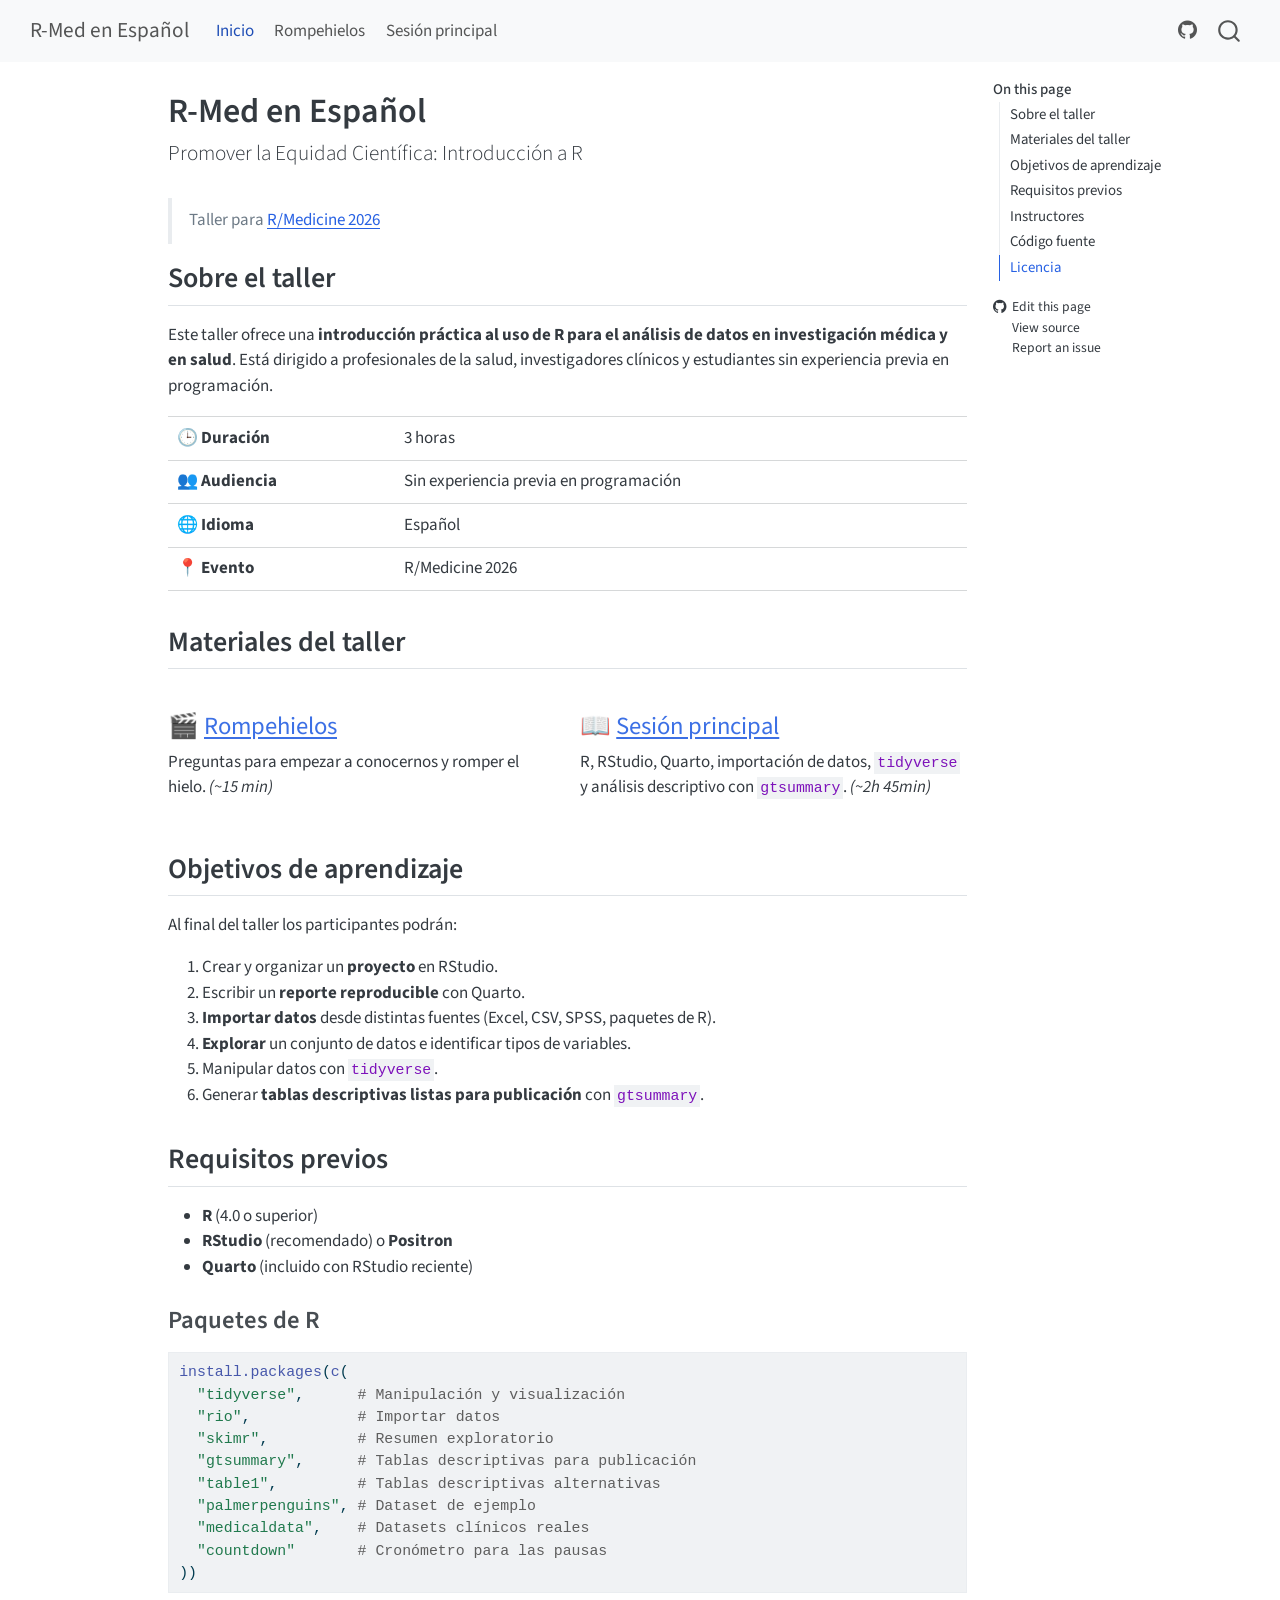
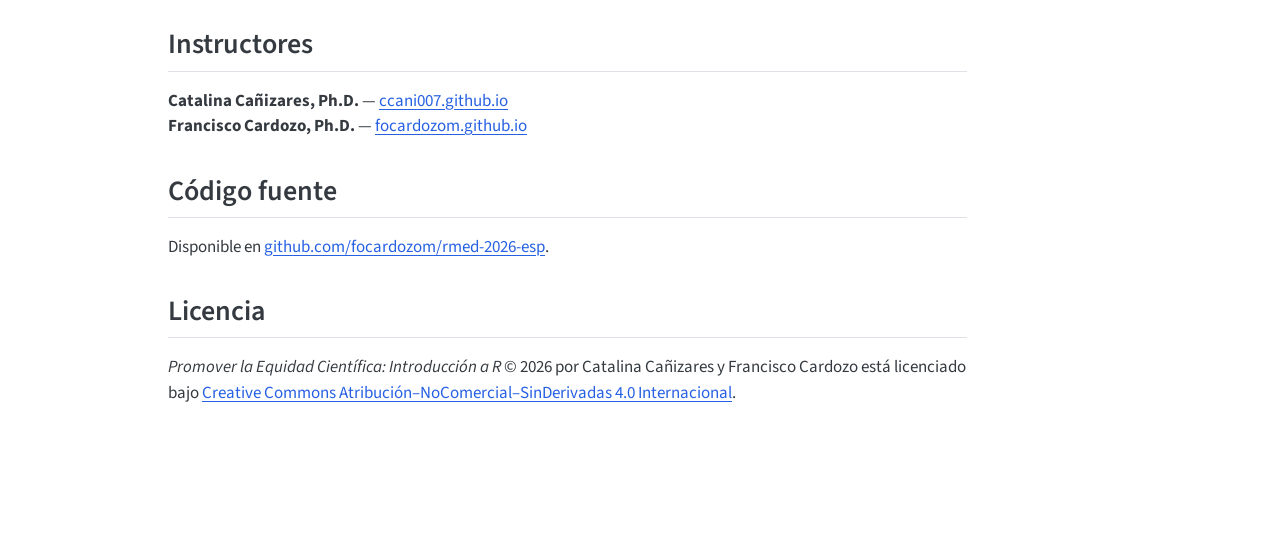
<file: index.html>
<!DOCTYPE html>
<html xmlns="http://www.w3.org/1999/xhtml" lang="en" xml:lang="en"><head>

<meta charset="utf-8">
<meta name="generator" content="quarto-1.9.37">

<meta name="viewport" content="width=device-width, initial-scale=1.0, user-scalable=yes">


<title>R-Med en Español</title>
<style>
/* Default styles provided by pandoc.
** See https://pandoc.org/MANUAL.html#variables-for-html for config info.
*/
code{white-space: pre-wrap;}
span.smallcaps{font-variant: small-caps;}
div.columns{display: flex; gap: min(4vw, 1.5em);}
div.column{flex: auto; overflow-x: auto;}
div.hanging-indent{margin-left: 1.5em; text-indent: -1.5em;}
ul.task-list{list-style: none;}
ul.task-list li input[type="checkbox"] {
  width: 0.8em;
  margin: 0 0.8em 0.2em -1em; /* quarto-specific, see https://github.com/quarto-dev/quarto-cli/issues/4556 */ 
  vertical-align: middle;
}
/* CSS for syntax highlighting */
html { -webkit-text-size-adjust: 100%; }
pre > code.sourceCode { white-space: pre; position: relative; }
pre > code.sourceCode > span { display: inline-block; line-height: 1.25; }
pre > code.sourceCode > span:empty { height: 1.2em; }
.sourceCode { overflow: visible; }
code.sourceCode > span { color: inherit; text-decoration: inherit; }
div.sourceCode { margin: 1em 0; }
pre.sourceCode { margin: 0; }
@media screen {
div.sourceCode { overflow: auto; }
}
@media print {
pre > code.sourceCode { white-space: pre-wrap; }
pre > code.sourceCode > span { text-indent: -5em; padding-left: 5em; }
}
pre.numberSource code
  { counter-reset: source-line 0; }
pre.numberSource code > span
  { position: relative; left: -4em; counter-increment: source-line; }
pre.numberSource code > span > a:first-child::before
  { content: counter(source-line);
    position: relative; left: -1em; text-align: right; vertical-align: baseline;
    border: none; display: inline-block;
    -webkit-touch-callout: none; -webkit-user-select: none;
    -khtml-user-select: none; -moz-user-select: none;
    -ms-user-select: none; user-select: none;
    padding: 0 4px; width: 4em;
  }
pre.numberSource { margin-left: 3em;  padding-left: 4px; }
div.sourceCode
  {   }
@media screen {
pre > code.sourceCode > span > a:first-child::before { text-decoration: underline; }
}
</style>


<script src="site_libs/quarto-nav/quarto-nav.js"></script>
<script src="site_libs/quarto-nav/headroom.min.js"></script>
<script src="site_libs/clipboard/clipboard.min.js"></script>
<script src="site_libs/quarto-search/autocomplete.umd.js"></script>
<script src="site_libs/quarto-search/fuse.min.js"></script>
<script src="site_libs/quarto-search/quarto-search.js"></script>
<meta name="quarto:offset" content="./">
<script src="site_libs/quarto-html/quarto.js" type="module"></script>
<script src="site_libs/quarto-html/tabsets/tabsets.js" type="module"></script>
<script src="site_libs/quarto-html/popper.min.js"></script>
<script src="site_libs/quarto-html/tippy.umd.min.js"></script>
<script src="site_libs/quarto-html/anchor.min.js"></script>
<link href="site_libs/quarto-html/tippy.css" rel="stylesheet">
<link href="site_libs/quarto-html/quarto-syntax-highlighting-7f8f88aac4f3542376d5c11b86a4c14d.css" rel="stylesheet" id="quarto-text-highlighting-styles">
<script src="site_libs/bootstrap/bootstrap.min.js"></script>
<link href="site_libs/bootstrap/bootstrap-icons.css" rel="stylesheet">
<link href="site_libs/bootstrap/bootstrap-428bd9602493cdd309990225bd4a24e8.min.css" rel="stylesheet" append-hash="true" id="quarto-bootstrap" data-mode="light">
<script id="quarto-search-options" type="application/json">{
  "location": "navbar",
  "copy-button": false,
  "collapse-after": 3,
  "panel-placement": "end",
  "type": "overlay",
  "limit": 50,
  "keyboard-shortcut": [
    "f",
    "/",
    "s"
  ],
  "show-item-context": false,
  "language": {
    "search-no-results-text": "No results",
    "search-matching-documents-text": "matching documents",
    "search-copy-link-title": "Copy link to search",
    "search-hide-matches-text": "Hide additional matches",
    "search-more-match-text": "more match in this document",
    "search-more-matches-text": "more matches in this document",
    "search-clear-button-title": "Clear",
    "search-text-placeholder": "",
    "search-detached-cancel-button-title": "Cancel",
    "search-submit-button-title": "Submit",
    "search-label": "Search"
  }
}</script>


<link rel="stylesheet" href="style-copy.css">
</head>

<body class="nav-fixed quarto-light">

<div id="quarto-search-results"></div>
  <header id="quarto-header" class="headroom fixed-top">
    <nav class="navbar navbar-expand-lg " data-bs-theme="dark">
      <div class="navbar-container container-fluid">
      <div class="navbar-brand-container mx-auto">
    <a class="navbar-brand" href="./index.html">
    <span class="navbar-title">R-Med en Español</span>
    </a>
  </div>
            <div id="quarto-search" class="" title="Search"></div>
          <button class="navbar-toggler" type="button" data-bs-toggle="collapse" data-bs-target="#navbarCollapse" aria-controls="navbarCollapse" role="menu" aria-expanded="false" aria-label="Toggle navigation" onclick="if (window.quartoToggleHeadroom) { window.quartoToggleHeadroom(); }">
  <span class="navbar-toggler-icon"></span>
</button>
          <div class="collapse navbar-collapse" id="navbarCollapse">
            <ul class="navbar-nav navbar-nav-scroll me-auto">
  <li class="nav-item">
    <a class="nav-link active" href="./index.html" aria-current="page"> 
<span class="menu-text">Inicio</span></a>
  </li>  
  <li class="nav-item">
    <a class="nav-link" href="./inicio.html"> 
<span class="menu-text">Rompehielos</span></a>
  </li>  
  <li class="nav-item">
    <a class="nav-link" href="./sesion_1.html"> 
<span class="menu-text">Sesión principal</span></a>
  </li>  
</ul>
            <ul class="navbar-nav navbar-nav-scroll ms-auto">
  <li class="nav-item compact">
    <a class="nav-link" href="https://github.com/focardozom/rmed-2026-esp"> <i class="bi bi-github" role="img" aria-label="GitHub">
</i> 
<span class="menu-text"></span></a>
  </li>  
</ul>
          </div> <!-- /navcollapse -->
            <div class="quarto-navbar-tools">
</div>
      </div> <!-- /container-fluid -->
    </nav>
</header>
<!-- content -->
<div id="quarto-content" class="quarto-container page-columns page-rows-contents page-layout-article page-navbar">
<!-- sidebar -->
<!-- margin-sidebar -->
    <div id="quarto-margin-sidebar" class="sidebar margin-sidebar">
        <nav id="TOC" role="doc-toc" class="toc-active">
    <h2 id="toc-title">On this page</h2>
   
  <ul class="collapse">
  <li><a href="#sobre-el-taller" id="toc-sobre-el-taller" class="nav-link active" data-scroll-target="#sobre-el-taller">Sobre el taller</a></li>
  <li><a href="#materiales-del-taller" id="toc-materiales-del-taller" class="nav-link" data-scroll-target="#materiales-del-taller">Materiales del taller</a></li>
  <li><a href="#objetivos-de-aprendizaje" id="toc-objetivos-de-aprendizaje" class="nav-link" data-scroll-target="#objetivos-de-aprendizaje">Objetivos de aprendizaje</a></li>
  <li><a href="#requisitos-previos" id="toc-requisitos-previos" class="nav-link" data-scroll-target="#requisitos-previos">Requisitos previos</a></li>
  <li><a href="#instructores" id="toc-instructores" class="nav-link" data-scroll-target="#instructores">Instructores</a></li>
  <li><a href="#código-fuente" id="toc-código-fuente" class="nav-link" data-scroll-target="#código-fuente">Código fuente</a></li>
  <li><a href="#licencia" id="toc-licencia" class="nav-link" data-scroll-target="#licencia">Licencia</a></li>
  </ul>
<div class="toc-actions"><ul class="collapse"><li><a href="https://github.com/focardozom/rmed-2026-esp/edit/main/index.qmd" class="toc-action"><i class="bi bi-github"></i>Edit this page</a></li><li><a href="https://github.com/focardozom/rmed-2026-esp/blob/main/index.qmd" class="toc-action"><i class="bi empty"></i>View source</a></li><li><a href="https://github.com/focardozom/rmed-2026-esp/issues/new" class="toc-action"><i class="bi empty"></i>Report an issue</a></li></ul></div></nav>
    </div>
<!-- main -->
<main class="content" id="quarto-document-content">

<header id="title-block-header" class="quarto-title-block default">
<div class="quarto-title">
<h1 class="title">R-Med en Español</h1>
<p class="subtitle lead">Promover la Equidad Científica: Introducción a R</p>
</div>



<div class="quarto-title-meta">

    
  
    
  </div>
  


</header>


<blockquote class="blockquote">
<p>Taller para <a href="https://rconsortium.github.io/RMedicine_website/workshops.html#equidad">R/Medicine 2026</a></p>
</blockquote>
<section id="sobre-el-taller" class="level2">
<h2 class="anchored" data-anchor-id="sobre-el-taller">Sobre el taller</h2>
<p>Este taller ofrece una <strong>introducción práctica al uso de R para el análisis de datos en investigación médica y en salud</strong>. Está dirigido a profesionales de la salud, investigadores clínicos y estudiantes sin experiencia previa en programación.</p>
<table class="caption-top table">
<tbody>
<tr class="odd">
<td>🕒 <strong>Duración</strong></td>
<td>3 horas</td>
</tr>
<tr class="even">
<td>👥 <strong>Audiencia</strong></td>
<td>Sin experiencia previa en programación</td>
</tr>
<tr class="odd">
<td>🌐 <strong>Idioma</strong></td>
<td>Español</td>
</tr>
<tr class="even">
<td>📍 <strong>Evento</strong></td>
<td>R/Medicine 2026</td>
</tr>
</tbody>
</table>
</section>
<section id="materiales-del-taller" class="level2">
<h2 class="anchored" data-anchor-id="materiales-del-taller">Materiales del taller</h2>
<div class="grid">
<section id="rompehielos" class="level3 g-col-12 g-col-md-6">
<h3 class="anchored" data-anchor-id="rompehielos">🎬 <a href="inicio.html">Rompehielos</a></h3>
<p>Preguntas para empezar a conocernos y romper el hielo. <em>(~15 min)</em></p>
</section>
<section id="sesión-principal" class="level3 g-col-12 g-col-md-6">
<h3 class="anchored" data-anchor-id="sesión-principal">📖 <a href="sesion_1.html">Sesión principal</a></h3>
<p>R, RStudio, Quarto, importación de datos, <code>tidyverse</code> y análisis descriptivo con <code>gtsummary</code>. <em>(~2h 45min)</em></p>
</section>
</div>
</section>
<section id="objetivos-de-aprendizaje" class="level2">
<h2 class="anchored" data-anchor-id="objetivos-de-aprendizaje">Objetivos de aprendizaje</h2>
<p>Al final del taller los participantes podrán:</p>
<ol type="1">
<li>Crear y organizar un <strong>proyecto</strong> en RStudio.</li>
<li>Escribir un <strong>reporte reproducible</strong> con Quarto.</li>
<li><strong>Importar datos</strong> desde distintas fuentes (Excel, CSV, SPSS, paquetes de R).</li>
<li><strong>Explorar</strong> un conjunto de datos e identificar tipos de variables.</li>
<li>Manipular datos con <strong><code>tidyverse</code></strong>.</li>
<li>Generar <strong>tablas descriptivas listas para publicación</strong> con <code>gtsummary</code>.</li>
</ol>
</section>
<section id="requisitos-previos" class="level2">
<h2 class="anchored" data-anchor-id="requisitos-previos">Requisitos previos</h2>
<ul>
<li><strong>R</strong> (4.0 o superior)</li>
<li><strong>RStudio</strong> (recomendado) o <strong>Positron</strong></li>
<li><strong>Quarto</strong> (incluido con RStudio reciente)</li>
</ul>
<section id="paquetes-de-r" class="level3">
<h3 class="anchored" data-anchor-id="paquetes-de-r">Paquetes de R</h3>
<div class="code-copy-outer-scaffold"><div class="sourceCode" id="cb1"><pre class="sourceCode r code-with-copy"><code class="sourceCode r"><span id="cb1-1"><a href="#cb1-1" aria-hidden="true" tabindex="-1"></a><span class="fu">install.packages</span>(<span class="fu">c</span>(</span>
<span id="cb1-2"><a href="#cb1-2" aria-hidden="true" tabindex="-1"></a>  <span class="st">"tidyverse"</span>,      <span class="co"># Manipulación y visualización</span></span>
<span id="cb1-3"><a href="#cb1-3" aria-hidden="true" tabindex="-1"></a>  <span class="st">"rio"</span>,            <span class="co"># Importar datos</span></span>
<span id="cb1-4"><a href="#cb1-4" aria-hidden="true" tabindex="-1"></a>  <span class="st">"skimr"</span>,          <span class="co"># Resumen exploratorio</span></span>
<span id="cb1-5"><a href="#cb1-5" aria-hidden="true" tabindex="-1"></a>  <span class="st">"gtsummary"</span>,      <span class="co"># Tablas descriptivas para publicación</span></span>
<span id="cb1-6"><a href="#cb1-6" aria-hidden="true" tabindex="-1"></a>  <span class="st">"table1"</span>,         <span class="co"># Tablas descriptivas alternativas</span></span>
<span id="cb1-7"><a href="#cb1-7" aria-hidden="true" tabindex="-1"></a>  <span class="st">"palmerpenguins"</span>, <span class="co"># Dataset de ejemplo</span></span>
<span id="cb1-8"><a href="#cb1-8" aria-hidden="true" tabindex="-1"></a>  <span class="st">"medicaldata"</span>,    <span class="co"># Datasets clínicos reales</span></span>
<span id="cb1-9"><a href="#cb1-9" aria-hidden="true" tabindex="-1"></a>  <span class="st">"countdown"</span>       <span class="co"># Cronómetro para las pausas</span></span>
<span id="cb1-10"><a href="#cb1-10" aria-hidden="true" tabindex="-1"></a>))</span></code></pre></div><button title="Copy to Clipboard" class="code-copy-button"><i class="bi"></i></button></div>
</section>
</section>
<section id="instructores" class="level2">
<h2 class="anchored" data-anchor-id="instructores">Instructores</h2>
<p><strong>Catalina Cañizares, Ph.D.</strong> — <a href="https://ccani007.github.io/ccani_website/">ccani007.github.io</a><br>
<strong>Francisco Cardozo, Ph.D.</strong> — <a href="https://focardozom.github.io/">focardozom.github.io</a></p>
</section>
<section id="código-fuente" class="level2">
<h2 class="anchored" data-anchor-id="código-fuente">Código fuente</h2>
<p>Disponible en <a href="https://github.com/focardozom/rmed-2026-esp">github.com/focardozom/rmed-2026-esp</a>.</p>
</section>
<section id="licencia" class="level2">
<h2 class="anchored" data-anchor-id="licencia">Licencia</h2>
<p><em>Promover la Equidad Científica: Introducción a R</em> © 2026 por Catalina Cañizares y Francisco Cardozo está licenciado bajo <a href="https://creativecommons.org/licenses/by-nc-nd/4.0/">Creative Commons Atribución–NoComercial–SinDerivadas 4.0 Internacional</a>.</p>


</section>

</main> <!-- /main -->
<script id="quarto-html-after-body" type="application/javascript">
  window.document.addEventListener("DOMContentLoaded", function (event) {
    const icon = "";
    const anchorJS = new window.AnchorJS();
    anchorJS.options = {
      placement: 'right',
      icon: icon
    };
    anchorJS.add('.anchored');
    const isCodeAnnotation = (el) => {
      for (const clz of el.classList) {
        if (clz.startsWith('code-annotation-')) {                     
          return true;
        }
      }
      return false;
    }
    const onCopySuccess = function(e) {
      // button target
      const button = e.trigger;
      // don't keep focus
      button.blur();
      // flash "checked"
      button.classList.add('code-copy-button-checked');
      var currentTitle = button.getAttribute("title");
      button.setAttribute("title", "Copied!");
      let tooltip;
      if (window.bootstrap) {
        button.setAttribute("data-bs-toggle", "tooltip");
        button.setAttribute("data-bs-placement", "left");
        button.setAttribute("data-bs-title", "Copied!");
        tooltip = new bootstrap.Tooltip(button, 
          { trigger: "manual", 
            customClass: "code-copy-button-tooltip",
            offset: [0, -8]});
        tooltip.show();    
      }
      setTimeout(function() {
        if (tooltip) {
          tooltip.hide();
          button.removeAttribute("data-bs-title");
          button.removeAttribute("data-bs-toggle");
          button.removeAttribute("data-bs-placement");
        }
        button.setAttribute("title", currentTitle);
        button.classList.remove('code-copy-button-checked');
      }, 1000);
      // clear code selection
      e.clearSelection();
    }
    const getTextToCopy = function(trigger) {
      const outerScaffold = trigger.parentElement.cloneNode(true);
      const codeEl = outerScaffold.querySelector('code');
      for (const childEl of codeEl.children) {
        if (isCodeAnnotation(childEl)) {
          childEl.remove();
        }
      }
      return codeEl.innerText;
    }
    const clipboard = new window.ClipboardJS('.code-copy-button:not([data-in-quarto-modal])', {
      text: getTextToCopy
    });
    clipboard.on('success', onCopySuccess);
    if (window.document.getElementById('quarto-embedded-source-code-modal')) {
      const clipboardModal = new window.ClipboardJS('.code-copy-button[data-in-quarto-modal]', {
        text: getTextToCopy,
        container: window.document.getElementById('quarto-embedded-source-code-modal')
      });
      clipboardModal.on('success', onCopySuccess);
    }
      var localhostRegex = new RegExp(/^(?:http|https):\/\/localhost\:?[0-9]*\//);
      var mailtoRegex = new RegExp(/^mailto:/);
        var filterRegex = new RegExp("https:\/\/focardozom\.github\.io\/rmed-2026-esp\/");
      var isInternal = (href) => {
          return filterRegex.test(href) || localhostRegex.test(href) || mailtoRegex.test(href);
      }
      // Inspect non-navigation links and adorn them if external
     var links = window.document.querySelectorAll('a[href]:not(.nav-link):not(.navbar-brand):not(.toc-action):not(.sidebar-link):not(.sidebar-item-toggle):not(.pagination-link):not(.no-external):not([aria-hidden]):not(.dropdown-item):not(.quarto-navigation-tool):not(.about-link)');
      for (var i=0; i<links.length; i++) {
        const link = links[i];
        if (!isInternal(link.href)) {
          // undo the damage that might have been done by quarto-nav.js in the case of
          // links that we want to consider external
          if (link.dataset.originalHref !== undefined) {
            link.href = link.dataset.originalHref;
          }
        }
      }
    function tippyHover(el, contentFn, onTriggerFn, onUntriggerFn) {
      const config = {
        allowHTML: true,
        maxWidth: 500,
        delay: 100,
        arrow: false,
        appendTo: function(el) {
            return el.parentElement;
        },
        interactive: true,
        interactiveBorder: 10,
        theme: 'quarto',
        placement: 'bottom-start',
      };
      if (contentFn) {
        config.content = contentFn;
      }
      if (onTriggerFn) {
        config.onTrigger = onTriggerFn;
      }
      if (onUntriggerFn) {
        config.onUntrigger = onUntriggerFn;
      }
      window.tippy(el, config); 
    }
    const noterefs = window.document.querySelectorAll('a[role="doc-noteref"]');
    for (var i=0; i<noterefs.length; i++) {
      const ref = noterefs[i];
      tippyHover(ref, function() {
        // use id or data attribute instead here
        let href = ref.getAttribute('data-footnote-href') || ref.getAttribute('href');
        try { href = new URL(href).hash; } catch {}
        const id = href.replace(/^#\/?/, "");
        const note = window.document.getElementById(id);
        if (note) {
          return note.innerHTML;
        } else {
          return "";
        }
      });
    }
    const xrefs = window.document.querySelectorAll('a.quarto-xref');
    const processXRef = (id, note) => {
      // Strip column container classes
      const stripColumnClz = (el) => {
        el.classList.remove("page-full", "page-columns");
        if (el.children) {
          for (const child of el.children) {
            stripColumnClz(child);
          }
        }
      }
      stripColumnClz(note)
      if (id === null || id.startsWith('sec-')) {
        // Special case sections, only their first couple elements
        const container = document.createElement("div");
        if (note.children && note.children.length > 2) {
          container.appendChild(note.children[0].cloneNode(true));
          for (let i = 1; i < note.children.length; i++) {
            const child = note.children[i];
            if (child.tagName === "P" && child.innerText === "") {
              continue;
            } else {
              container.appendChild(child.cloneNode(true));
              break;
            }
          }
          if (window.Quarto?.typesetMath) {
            window.Quarto.typesetMath(container);
          }
          return container.innerHTML
        } else {
          if (window.Quarto?.typesetMath) {
            window.Quarto.typesetMath(note);
          }
          return note.innerHTML;
        }
      } else {
        // Remove any anchor links if they are present
        const anchorLink = note.querySelector('a.anchorjs-link');
        if (anchorLink) {
          anchorLink.remove();
        }
        if (window.Quarto?.typesetMath) {
          window.Quarto.typesetMath(note);
        }
        if (note.classList.contains("callout")) {
          return note.outerHTML;
        } else {
          return note.innerHTML;
        }
      }
    }
    for (var i=0; i<xrefs.length; i++) {
      const xref = xrefs[i];
      tippyHover(xref, undefined, function(instance) {
        instance.disable();
        let url = xref.getAttribute('href');
        let hash = undefined; 
        if (url.startsWith('#')) {
          hash = url;
        } else {
          try { hash = new URL(url).hash; } catch {}
        }
        if (hash) {
          const id = hash.replace(/^#\/?/, "");
          const note = window.document.getElementById(id);
          if (note !== null) {
            try {
              const html = processXRef(id, note.cloneNode(true));
              instance.setContent(html);
            } finally {
              instance.enable();
              instance.show();
            }
          } else {
            // See if we can fetch this
            fetch(url.split('#')[0])
            .then(res => res.text())
            .then(html => {
              const parser = new DOMParser();
              const htmlDoc = parser.parseFromString(html, "text/html");
              const note = htmlDoc.getElementById(id);
              if (note !== null) {
                const html = processXRef(id, note);
                instance.setContent(html);
              } 
            }).finally(() => {
              instance.enable();
              instance.show();
            });
          }
        } else {
          // See if we can fetch a full url (with no hash to target)
          // This is a special case and we should probably do some content thinning / targeting
          fetch(url)
          .then(res => res.text())
          .then(html => {
            const parser = new DOMParser();
            const htmlDoc = parser.parseFromString(html, "text/html");
            const note = htmlDoc.querySelector('main.content');
            if (note !== null) {
              // This should only happen for chapter cross references
              // (since there is no id in the URL)
              // remove the first header
              if (note.children.length > 0 && note.children[0].tagName === "HEADER") {
                note.children[0].remove();
              }
              const html = processXRef(null, note);
              instance.setContent(html);
            } 
          }).finally(() => {
            instance.enable();
            instance.show();
          });
        }
      }, function(instance) {
      });
    }
        let selectedAnnoteEl;
        const selectorForAnnotation = ( cell, annotation) => {
          let cellAttr = 'data-code-cell="' + cell + '"';
          let lineAttr = 'data-code-annotation="' +  annotation + '"';
          const selector = 'span[' + cellAttr + '][' + lineAttr + ']';
          return selector;
        }
        const selectCodeLines = (annoteEl) => {
          const doc = window.document;
          const targetCell = annoteEl.getAttribute("data-target-cell");
          const targetAnnotation = annoteEl.getAttribute("data-target-annotation");
          const annoteSpan = window.document.querySelector(selectorForAnnotation(targetCell, targetAnnotation));
          const lines = annoteSpan.getAttribute("data-code-lines").split(",");
          const lineIds = lines.map((line) => {
            return targetCell + "-" + line;
          })
          let top = null;
          let height = null;
          let parent = null;
          if (lineIds.length > 0) {
              //compute the position of the single el (top and bottom and make a div)
              const el = window.document.getElementById(lineIds[0]);
              top = el.offsetTop;
              height = el.offsetHeight;
              parent = el.parentElement.parentElement;
            if (lineIds.length > 1) {
              const lastEl = window.document.getElementById(lineIds[lineIds.length - 1]);
              const bottom = lastEl.offsetTop + lastEl.offsetHeight;
              height = bottom - top;
            }
            if (top !== null && height !== null && parent !== null) {
              // cook up a div (if necessary) and position it 
              let div = window.document.getElementById("code-annotation-line-highlight");
              if (div === null) {
                div = window.document.createElement("div");
                div.setAttribute("id", "code-annotation-line-highlight");
                div.style.position = 'absolute';
                parent.appendChild(div);
              }
              div.style.top = top - 2 + "px";
              div.style.height = height + 4 + "px";
              div.style.left = 0;
              let gutterDiv = window.document.getElementById("code-annotation-line-highlight-gutter");
              if (gutterDiv === null) {
                gutterDiv = window.document.createElement("div");
                gutterDiv.setAttribute("id", "code-annotation-line-highlight-gutter");
                gutterDiv.style.position = 'absolute';
                const codeCell = window.document.getElementById(targetCell);
                const gutter = codeCell.querySelector('.code-annotation-gutter');
                gutter.appendChild(gutterDiv);
              }
              gutterDiv.style.top = top - 2 + "px";
              gutterDiv.style.height = height + 4 + "px";
            }
            selectedAnnoteEl = annoteEl;
          }
        };
        const unselectCodeLines = () => {
          const elementsIds = ["code-annotation-line-highlight", "code-annotation-line-highlight-gutter"];
          elementsIds.forEach((elId) => {
            const div = window.document.getElementById(elId);
            if (div) {
              div.remove();
            }
          });
          selectedAnnoteEl = undefined;
        };
          // Handle positioning of the toggle
      window.addEventListener(
        "resize",
        throttle(() => {
          elRect = undefined;
          if (selectedAnnoteEl) {
            selectCodeLines(selectedAnnoteEl);
          }
        }, 10)
      );
      function throttle(fn, ms) {
      let throttle = false;
      let timer;
        return (...args) => {
          if(!throttle) { // first call gets through
              fn.apply(this, args);
              throttle = true;
          } else { // all the others get throttled
              if(timer) clearTimeout(timer); // cancel #2
              timer = setTimeout(() => {
                fn.apply(this, args);
                timer = throttle = false;
              }, ms);
          }
        };
      }
        // Attach click handler to the DT
        const annoteDls = window.document.querySelectorAll('dt[data-target-cell]');
        for (const annoteDlNode of annoteDls) {
          annoteDlNode.addEventListener('click', (event) => {
            const clickedEl = event.target;
            if (clickedEl !== selectedAnnoteEl) {
              unselectCodeLines();
              const activeEl = window.document.querySelector('dt[data-target-cell].code-annotation-active');
              if (activeEl) {
                activeEl.classList.remove('code-annotation-active');
              }
              selectCodeLines(clickedEl);
              clickedEl.classList.add('code-annotation-active');
            } else {
              // Unselect the line
              unselectCodeLines();
              clickedEl.classList.remove('code-annotation-active');
            }
          });
        }
    const findCites = (el) => {
      const parentEl = el.parentElement;
      if (parentEl) {
        const cites = parentEl.dataset.cites;
        if (cites) {
          return {
            el,
            cites: cites.split(' ')
          };
        } else {
          return findCites(el.parentElement)
        }
      } else {
        return undefined;
      }
    };
    var bibliorefs = window.document.querySelectorAll('a[role="doc-biblioref"]');
    for (var i=0; i<bibliorefs.length; i++) {
      const ref = bibliorefs[i];
      const citeInfo = findCites(ref);
      if (citeInfo) {
        tippyHover(citeInfo.el, function() {
          var popup = window.document.createElement('div');
          citeInfo.cites.forEach(function(cite) {
            var citeDiv = window.document.createElement('div');
            citeDiv.classList.add('hanging-indent');
            citeDiv.classList.add('csl-entry');
            var biblioDiv = window.document.getElementById('ref-' + cite);
            if (biblioDiv) {
              citeDiv.innerHTML = biblioDiv.innerHTML;
            }
            popup.appendChild(citeDiv);
          });
          return popup.innerHTML;
        });
      }
    }
  });
  </script>
</div> <!-- /content -->




<footer class="footer"><div class="nav-footer"><div class="nav-footer-center"><div class="toc-actions d-sm-block d-md-none"><ul><li><a href="https://github.com/focardozom/rmed-2026-esp/edit/main/index.qmd" class="toc-action"><i class="bi bi-github"></i>Edit this page</a></li><li><a href="https://github.com/focardozom/rmed-2026-esp/blob/main/index.qmd" class="toc-action"><i class="bi empty"></i>View source</a></li><li><a href="https://github.com/focardozom/rmed-2026-esp/issues/new" class="toc-action"><i class="bi empty"></i>Report an issue</a></li></ul></div></div></div></footer></body></html>
</file>
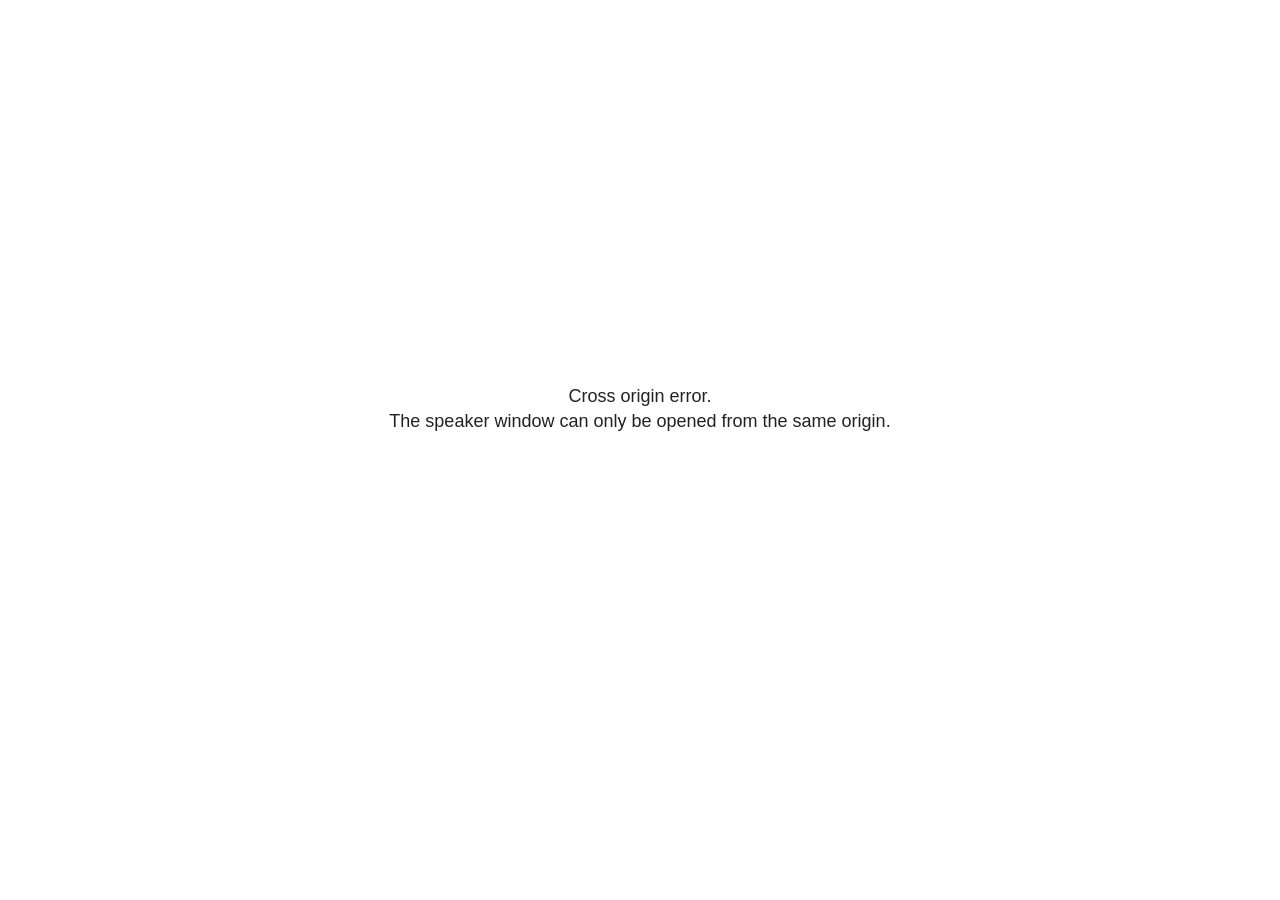
<file: site_libs/revealjs/plugin/notes/speaker-view.html>
<!--
	NOTE: You need to build the notes plugin after making changes to this file.
-->
<html lang="en">
	<head>
		<meta charset="utf-8">

		<title>reveal.js - Speaker View</title>

		<style>
			body {
				font-family: Helvetica;
				font-size: 18px;
			}

			#current-slide,
			#upcoming-slide,
			#speaker-controls {
				padding: 6px;
				box-sizing: border-box;
				-moz-box-sizing: border-box;
			}

			#current-slide iframe,
			#upcoming-slide iframe {
				width: 100%;
				height: 100%;
				border: 1px solid #ddd;
			}

			#current-slide .label,
			#upcoming-slide .label {
				position: absolute;
				top: 10px;
				left: 10px;
				z-index: 2;
			}

			#connection-status {
				position: absolute;
				top: 0;
				left: 0;
				width: 100%;
				height: 100%;
				z-index: 20;
				padding: 30% 20% 20% 20%;
				font-size: 18px;
				color: #222;
				background: #fff;
				text-align: center;
				box-sizing: border-box;
				line-height: 1.4;
			}

			.overlay-element {
				height: 34px;
				line-height: 34px;
				padding: 0 10px;
				text-shadow: none;
				background: rgba( 220, 220, 220, 0.8 );
				color: #222;
				font-size: 14px;
			}

			.overlay-element.interactive:hover {
				background: rgba( 220, 220, 220, 1 );
			}

			#current-slide {
				position: absolute;
				width: 60%;
				height: 100%;
				top: 0;
				left: 0;
				padding-right: 0;
			}

			#upcoming-slide {
				position: absolute;
				width: 40%;
				height: 40%;
				right: 0;
				top: 0;
			}

			/* Speaker controls */
			#speaker-controls {
				position: absolute;
				top: 40%;
				right: 0;
				width: 40%;
				height: 60%;
				overflow: auto;
				font-size: 18px;
			}

				.speaker-controls-time.hidden,
				.speaker-controls-notes.hidden {
					display: none;
				}

				.speaker-controls-time .label,
				.speaker-controls-pace .label,
				.speaker-controls-notes .label {
					text-transform: uppercase;
					font-weight: normal;
					font-size: 0.66em;
					color: #666;
					margin: 0;
				}

				.speaker-controls-time, .speaker-controls-pace {
					border-bottom: 1px solid rgba( 200, 200, 200, 0.5 );
					margin-bottom: 10px;
					padding: 10px 16px;
					padding-bottom: 20px;
					cursor: pointer;
				}

				.speaker-controls-time .reset-button {
					opacity: 0;
					float: right;
					color: #666;
					text-decoration: none;
				}
				.speaker-controls-time:hover .reset-button {
					opacity: 1;
				}

				.speaker-controls-time .timer,
				.speaker-controls-time .clock {
					width: 50%;
				}

				.speaker-controls-time .timer,
				.speaker-controls-time .clock,
				.speaker-controls-time .pacing .hours-value,
				.speaker-controls-time .pacing .minutes-value,
				.speaker-controls-time .pacing .seconds-value {
					font-size: 1.9em;
				}

				.speaker-controls-time .timer {
					float: left;
				}

				.speaker-controls-time .clock {
					float: right;
					text-align: right;
				}

				.speaker-controls-time span.mute {
					opacity: 0.3;
				}

				.speaker-controls-time .pacing-title {
					margin-top: 5px;
				}

				.speaker-controls-time .pacing.ahead {
					color: blue;
				}

				.speaker-controls-time .pacing.on-track {
					color: green;
				}

				.speaker-controls-time .pacing.behind {
					color: red;
				}

				.speaker-controls-notes {
					padding: 10px 16px;
				}

				.speaker-controls-notes .value {
					margin-top: 5px;
					line-height: 1.4;
					font-size: 1.2em;
				}

			/* Layout selector */
			#speaker-layout {
				position: absolute;
				top: 10px;
				right: 10px;
				color: #222;
				z-index: 10;
			}
				#speaker-layout select {
					position: absolute;
					width: 100%;
					height: 100%;
					top: 0;
					left: 0;
					border: 0;
					box-shadow: 0;
					cursor: pointer;
					opacity: 0;

					font-size: 1em;
					background-color: transparent;

					-moz-appearance: none;
					-webkit-appearance: none;
					-webkit-tap-highlight-color: rgba(0, 0, 0, 0);
				}

				#speaker-layout select:focus {
					outline: none;
					box-shadow: none;
				}

			.clear {
				clear: both;
			}

			/* Speaker layout: Wide */
			body[data-speaker-layout="wide"] #current-slide,
			body[data-speaker-layout="wide"] #upcoming-slide {
				width: 50%;
				height: 45%;
				padding: 6px;
			}

			body[data-speaker-layout="wide"] #current-slide {
				top: 0;
				left: 0;
			}

			body[data-speaker-layout="wide"] #upcoming-slide {
				top: 0;
				left: 50%;
			}

			body[data-speaker-layout="wide"] #speaker-controls {
				top: 45%;
				left: 0;
				width: 100%;
				height: 50%;
				font-size: 1.25em;
			}

			/* Speaker layout: Tall */
			body[data-speaker-layout="tall"] #current-slide,
			body[data-speaker-layout="tall"] #upcoming-slide {
				width: 45%;
				height: 50%;
				padding: 6px;
			}

			body[data-speaker-layout="tall"] #current-slide {
				top: 0;
				left: 0;
			}

			body[data-speaker-layout="tall"] #upcoming-slide {
				top: 50%;
				left: 0;
			}

			body[data-speaker-layout="tall"] #speaker-controls {
				padding-top: 40px;
				top: 0;
				left: 45%;
				width: 55%;
				height: 100%;
				font-size: 1.25em;
			}

			/* Speaker layout: Notes only */
			body[data-speaker-layout="notes-only"] #current-slide,
			body[data-speaker-layout="notes-only"] #upcoming-slide {
				display: none;
			}

			body[data-speaker-layout="notes-only"] #speaker-controls {
				padding-top: 40px;
				top: 0;
				left: 0;
				width: 100%;
				height: 100%;
				font-size: 1.25em;
			}

			@media screen and (max-width: 1080px) {
				body[data-speaker-layout="default"] #speaker-controls {
					font-size: 16px;
				}
			}

			@media screen and (max-width: 900px) {
				body[data-speaker-layout="default"] #speaker-controls {
					font-size: 14px;
				}
			}

			@media screen and (max-width: 800px) {
				body[data-speaker-layout="default"] #speaker-controls {
					font-size: 12px;
				}
			}

		</style>
	</head>

	<body>

		<div id="connection-status">Loading speaker view...</div>

		<div id="current-slide"></div>
		<div id="upcoming-slide"><span class="overlay-element label">Upcoming</span></div>
		<div id="speaker-controls">
			<div class="speaker-controls-time">
				<h4 class="label">Time <span class="reset-button">Click to Reset</span></h4>
				<div class="clock">
					<span class="clock-value">0:00 AM</span>
				</div>
				<div class="timer">
					<span class="hours-value">00</span><span class="minutes-value">:00</span><span class="seconds-value">:00</span>
				</div>
				<div class="clear"></div>

				<h4 class="label pacing-title" style="display: none">Pacing – Time to finish current slide</h4>
				<div class="pacing" style="display: none">
					<span class="hours-value">00</span><span class="minutes-value">:00</span><span class="seconds-value">:00</span>
				</div>
			</div>

			<div class="speaker-controls-notes hidden">
				<h4 class="label">Notes</h4>
				<div class="value"></div>
			</div>
		</div>
		<div id="speaker-layout" class="overlay-element interactive">
			<span class="speaker-layout-label"></span>
			<select class="speaker-layout-dropdown"></select>
		</div>

		<script>

			(function() {

				var notes,
					notesValue,
					currentState,
					currentSlide,
					upcomingSlide,
					layoutLabel,
					layoutDropdown,
					pendingCalls = {},
					lastRevealApiCallId = 0,
					connected = false

				var connectionStatus = document.querySelector( '#connection-status' );

				var SPEAKER_LAYOUTS = {
					'default': 'Default',
					'wide': 'Wide',
					'tall': 'Tall',
					'notes-only': 'Notes only'
				};

				setupLayout();

				let openerOrigin;

				try {
					openerOrigin = window.opener.location.origin;
				}
				catch ( error ) { console.warn( error ) }

				// In order to prevent XSS, the speaker view will only run if its
				// opener has the same origin as itself
				if( window.location.origin !== openerOrigin ) {
					connectionStatus.innerHTML = 'Cross origin error.<br>The speaker window can only be opened from the same origin.';
					return;
				}

				var connectionTimeout = setTimeout( function() {
					connectionStatus.innerHTML = 'Error connecting to main window.<br>Please try closing and reopening the speaker view.';
				}, 5000 );

				window.addEventListener( 'message', function( event ) {

					// Validate the origin of all messages to avoid parsing messages
					// that aren't meant for us. Ignore when running off file:// so
					// that the speaker view continues to work without a web server.
					if( window.location.origin !== event.origin && window.location.origin !== 'file://' ) {
						return
					}

					clearTimeout( connectionTimeout );
					connectionStatus.style.display = 'none';

					var data = JSON.parse( event.data );

					// The overview mode is only useful to the reveal.js instance
					// where navigation occurs so we don't sync it
					if( data.state ) delete data.state.overview;

					// Messages sent by the notes plugin inside of the main window
					if( data && data.namespace === 'reveal-notes' ) {
						if( data.type === 'connect' ) {
							handleConnectMessage( data );
						}
						else if( data.type === 'state' ) {
							handleStateMessage( data );
						}
						else if( data.type === 'return' ) {
							pendingCalls[data.callId](data.result);
							delete pendingCalls[data.callId];
						}
					}
					// Messages sent by the reveal.js inside of the current slide preview
					else if( data && data.namespace === 'reveal' ) {
						if( /ready/.test( data.eventName ) ) {
							// Send a message back to notify that the handshake is complete
							window.opener.postMessage( JSON.stringify({ namespace: 'reveal-notes', type: 'connected'} ), '*' );
						}
						else if( /slidechanged|fragmentshown|fragmenthidden|paused|resumed/.test( data.eventName ) && currentState !== JSON.stringify( data.state ) ) {

							dispatchStateToMainWindow( data.state );

						}
					}

				} );

				/**
				 * Updates the presentation in the main window to match the state
				 * of the presentation in the notes window.
				 */
				const dispatchStateToMainWindow = debounce(( state ) => {
					window.opener.postMessage( JSON.stringify({ method: 'setState', args: [ state ]} ), '*' );
				}, 500);

				/**
				 * Asynchronously calls the Reveal.js API of the main frame.
				 */
				function callRevealApi( methodName, methodArguments, callback ) {

					var callId = ++lastRevealApiCallId;
					pendingCalls[callId] = callback;
					window.opener.postMessage( JSON.stringify( {
						namespace: 'reveal-notes',
						type: 'call',
						callId: callId,
						methodName: methodName,
						arguments: methodArguments
					} ), '*' );

				}

				/**
				 * Called when the main window is trying to establish a
				 * connection.
				 */
				function handleConnectMessage( data ) {

					if( connected === false ) {
						connected = true;

						setupIframes( data );
						setupKeyboard();
						setupNotes();
						setupTimer();
						setupHeartbeat();
					}

				}

				/**
				 * Called when the main window sends an updated state.
				 */
				function handleStateMessage( data ) {

					// Store the most recently set state to avoid circular loops
					// applying the same state
					currentState = JSON.stringify( data.state );

					// No need for updating the notes in case of fragment changes
					if ( data.notes ) {
						notes.classList.remove( 'hidden' );
						notesValue.style.whiteSpace = data.whitespace;
						if( data.markdown ) {
							notesValue.innerHTML = marked( data.notes );
						}
						else {
							notesValue.innerHTML = data.notes;
						}
					}
					else {
						notes.classList.add( 'hidden' );
					}

					// Update the note slides
					currentSlide.contentWindow.postMessage( JSON.stringify({ method: 'setState', args: [ data.state ] }), '*' );
					upcomingSlide.contentWindow.postMessage( JSON.stringify({ method: 'setState', args: [ data.state ] }), '*' );
					upcomingSlide.contentWindow.postMessage( JSON.stringify({ method: 'next' }), '*' );

				}

				// Limit to max one state update per X ms
				handleStateMessage = debounce( handleStateMessage, 200 );

				/**
				 * Forward keyboard events to the current slide window.
				 * This enables keyboard events to work even if focus
				 * isn't set on the current slide iframe.
				 *
				 * Block F5 default handling, it reloads and disconnects
				 * the speaker notes window.
				 */
				function setupKeyboard() {

					document.addEventListener( 'keydown', function( event ) {
						if( event.keyCode === 116 || ( event.metaKey && event.keyCode === 82 ) ) {
							event.preventDefault();
							return false;
						}
						currentSlide.contentWindow.postMessage( JSON.stringify({ method: 'triggerKey', args: [ event.keyCode ] }), '*' );
					} );

				}

				/**
				 * Creates the preview iframes.
				 */
				function setupIframes( data ) {

					var params = [
						'receiver',
						'progress=false',
						'history=false',
						'transition=none',
						'autoSlide=0',
						'backgroundTransition=none'
					].join( '&' );

					var urlSeparator = /\?/.test(data.url) ? '&' : '?';
					var hash = '#/' + data.state.indexh + '/' + data.state.indexv;
					var currentURL = data.url + urlSeparator + params + '&scrollActivationWidth=false&postMessageEvents=true' + hash;
					var upcomingURL = data.url + urlSeparator + params + '&scrollActivationWidth=false&controls=false' + hash;

					currentSlide = document.createElement( 'iframe' );
					currentSlide.setAttribute( 'width', 1280 );
					currentSlide.setAttribute( 'height', 1024 );
					currentSlide.setAttribute( 'src', currentURL );
					document.querySelector( '#current-slide' ).appendChild( currentSlide );

					upcomingSlide = document.createElement( 'iframe' );
					upcomingSlide.setAttribute( 'width', 640 );
					upcomingSlide.setAttribute( 'height', 512 );
					upcomingSlide.setAttribute( 'src', upcomingURL );
					document.querySelector( '#upcoming-slide' ).appendChild( upcomingSlide );

				}

				/**
				 * Setup the notes UI.
				 */
				function setupNotes() {

					notes = document.querySelector( '.speaker-controls-notes' );
					notesValue = document.querySelector( '.speaker-controls-notes .value' );

				}

				/**
				 * We send out a heartbeat at all times to ensure we can
				 * reconnect with the main presentation window after reloads.
				 */
				function setupHeartbeat() {

					setInterval( () => {
						window.opener.postMessage( JSON.stringify({ namespace: 'reveal-notes', type: 'heartbeat'} ), '*' );
					}, 1000 );

				}

				function getTimings( callback ) {

					callRevealApi( 'getSlidesAttributes', [], function ( slideAttributes ) {
						callRevealApi( 'getConfig', [], function ( config ) {
							var totalTime = config.totalTime;
							var minTimePerSlide = config.minimumTimePerSlide || 0;
							var defaultTiming = config.defaultTiming;
							if ((defaultTiming == null) && (totalTime == null)) {
								callback(null);
								return;
							}
							// Setting totalTime overrides defaultTiming
							if (totalTime) {
								defaultTiming = 0;
							}
							var timings = [];
							for ( var i in slideAttributes ) {
								var slide = slideAttributes[ i ];
								var timing = defaultTiming;
								if( slide.hasOwnProperty( 'data-timing' )) {
									var t = slide[ 'data-timing' ];
									timing = parseInt(t);
									if( isNaN(timing) ) {
										console.warn("Could not parse timing '" + t + "' of slide " + i + "; using default of " + defaultTiming);
										timing = defaultTiming;
									}
								}
								timings.push(timing);
							}
							if ( totalTime ) {
								// After we've allocated time to individual slides, we summarize it and
								// subtract it from the total time
								var remainingTime = totalTime - timings.reduce( function(a, b) { return a + b; }, 0 );
								// The remaining time is divided by the number of slides that have 0 seconds
								// allocated at the moment, giving the average time-per-slide on the remaining slides
								var remainingSlides = (timings.filter( function(x) { return x == 0 }) ).length
								var timePerSlide = Math.round( remainingTime / remainingSlides, 0 )
								// And now we replace every zero-value timing with that average
								timings = timings.map( function(x) { return (x==0 ? timePerSlide : x) } );
							}
							var slidesUnderMinimum = timings.filter( function(x) { return (x < minTimePerSlide) } ).length
							if ( slidesUnderMinimum ) {
								message = "The pacing time for " + slidesUnderMinimum + " slide(s) is under the configured minimum of " + minTimePerSlide + " seconds. Check the data-timing attribute on individual slides, or consider increasing the totalTime or minimumTimePerSlide configuration options (or removing some slides).";
								alert(message);
							}
							callback( timings );
						} );
					} );

				}

				/**
				 * Return the number of seconds allocated for presenting
				 * all slides up to and including this one.
				 */
				function getTimeAllocated( timings, callback ) {

					callRevealApi( 'getSlidePastCount', [], function ( currentSlide ) {
						var allocated = 0;
						for (var i in timings.slice(0, currentSlide + 1)) {
							allocated += timings[i];
						}
						callback( allocated );
					} );

				}

				/**
				 * Create the timer and clock and start updating them
				 * at an interval.
				 */
				function setupTimer() {

					var start = new Date(),
					timeEl = document.querySelector( '.speaker-controls-time' ),
					clockEl = timeEl.querySelector( '.clock-value' ),
					hoursEl = timeEl.querySelector( '.hours-value' ),
					minutesEl = timeEl.querySelector( '.minutes-value' ),
					secondsEl = timeEl.querySelector( '.seconds-value' ),
					pacingTitleEl = timeEl.querySelector( '.pacing-title' ),
					pacingEl = timeEl.querySelector( '.pacing' ),
					pacingHoursEl = pacingEl.querySelector( '.hours-value' ),
					pacingMinutesEl = pacingEl.querySelector( '.minutes-value' ),
					pacingSecondsEl = pacingEl.querySelector( '.seconds-value' );

					var timings = null;
					getTimings( function ( _timings ) {

						timings = _timings;
						if (_timings !== null) {
							pacingTitleEl.style.removeProperty('display');
							pacingEl.style.removeProperty('display');
						}

						// Update once directly
						_updateTimer();

						// Then update every second
						setInterval( _updateTimer, 1000 );

					} );


					function _resetTimer() {

						if (timings == null) {
							start = new Date();
							_updateTimer();
						}
						else {
							// Reset timer to beginning of current slide
							getTimeAllocated( timings, function ( slideEndTimingSeconds ) {
								var slideEndTiming = slideEndTimingSeconds * 1000;
								callRevealApi( 'getSlidePastCount', [], function ( currentSlide ) {
									var currentSlideTiming = timings[currentSlide] * 1000;
									var previousSlidesTiming = slideEndTiming - currentSlideTiming;
									var now = new Date();
									start = new Date(now.getTime() - previousSlidesTiming);
									_updateTimer();
								} );
							} );
						}

					}

					timeEl.addEventListener( 'click', function() {
						_resetTimer();
						return false;
					} );

					function _displayTime( hrEl, minEl, secEl, time) {

						var sign = Math.sign(time) == -1 ? "-" : "";
						time = Math.abs(Math.round(time / 1000));
						var seconds = time % 60;
						var minutes = Math.floor( time / 60 ) % 60 ;
						var hours = Math.floor( time / ( 60 * 60 )) ;
						hrEl.innerHTML = sign + zeroPadInteger( hours );
						if (hours == 0) {
							hrEl.classList.add( 'mute' );
						}
						else {
							hrEl.classList.remove( 'mute' );
						}
						minEl.innerHTML = ':' + zeroPadInteger( minutes );
						if (hours == 0 && minutes == 0) {
							minEl.classList.add( 'mute' );
						}
						else {
							minEl.classList.remove( 'mute' );
						}
						secEl.innerHTML = ':' + zeroPadInteger( seconds );
					}

					function _updateTimer() {

						var diff, hours, minutes, seconds,
						now = new Date();

						diff = now.getTime() - start.getTime();

						clockEl.innerHTML = now.toLocaleTimeString( 'en-US', { hour12: true, hour: '2-digit', minute:'2-digit' } );
						_displayTime( hoursEl, minutesEl, secondsEl, diff );
						if (timings !== null) {
							_updatePacing(diff);
						}

					}

					function _updatePacing(diff) {

						getTimeAllocated( timings, function ( slideEndTimingSeconds ) {
							var slideEndTiming = slideEndTimingSeconds * 1000;

							callRevealApi( 'getSlidePastCount', [], function ( currentSlide ) {
								var currentSlideTiming = timings[currentSlide] * 1000;
								var timeLeftCurrentSlide = slideEndTiming - diff;
								if (timeLeftCurrentSlide < 0) {
									pacingEl.className = 'pacing behind';
								}
								else if (timeLeftCurrentSlide < currentSlideTiming) {
									pacingEl.className = 'pacing on-track';
								}
								else {
									pacingEl.className = 'pacing ahead';
								}
								_displayTime( pacingHoursEl, pacingMinutesEl, pacingSecondsEl, timeLeftCurrentSlide );
							} );
						} );
					}

				}

				/**
				 * Sets up the speaker view layout and layout selector.
				 */
				function setupLayout() {

					layoutDropdown = document.querySelector( '.speaker-layout-dropdown' );
					layoutLabel = document.querySelector( '.speaker-layout-label' );

					// Render the list of available layouts
					for( var id in SPEAKER_LAYOUTS ) {
						var option = document.createElement( 'option' );
						option.setAttribute( 'value', id );
						option.textContent = SPEAKER_LAYOUTS[ id ];
						layoutDropdown.appendChild( option );
					}

					// Monitor the dropdown for changes
					layoutDropdown.addEventListener( 'change', function( event ) {

						setLayout( layoutDropdown.value );

					}, false );

					// Restore any currently persisted layout
					setLayout( getLayout() );

				}

				/**
				 * Sets a new speaker view layout. The layout is persisted
				 * in local storage.
				 */
				function setLayout( value ) {

					var title = SPEAKER_LAYOUTS[ value ];

					layoutLabel.innerHTML = 'Layout' + ( title ? ( ': ' + title ) : '' );
					layoutDropdown.value = value;

					document.body.setAttribute( 'data-speaker-layout', value );

					// Persist locally
					if( supportsLocalStorage() ) {
						window.localStorage.setItem( 'reveal-speaker-layout', value );
					}

				}

				/**
				 * Returns the ID of the most recently set speaker layout
				 * or our default layout if none has been set.
				 */
				function getLayout() {

					if( supportsLocalStorage() ) {
						var layout = window.localStorage.getItem( 'reveal-speaker-layout' );
						if( layout ) {
							return layout;
						}
					}

					// Default to the first record in the layouts hash
					for( var id in SPEAKER_LAYOUTS ) {
						return id;
					}

				}

				function supportsLocalStorage() {

					try {
						localStorage.setItem('test', 'test');
						localStorage.removeItem('test');
						return true;
					}
					catch( e ) {
						return false;
					}

				}

				function zeroPadInteger( num ) {

					var str = '00' + parseInt( num );
					return str.substring( str.length - 2 );

				}

				/**
				 * Limits the frequency at which a function can be called.
				 */
				function debounce( fn, ms ) {

					var lastTime = 0,
						timeout;

					return function() {

						var args = arguments;
						var context = this;

						clearTimeout( timeout );

						var timeSinceLastCall = Date.now() - lastTime;
						if( timeSinceLastCall > ms ) {
							fn.apply( context, args );
							lastTime = Date.now();
						}
						else {
							timeout = setTimeout( function() {
								fn.apply( context, args );
								lastTime = Date.now();
							}, ms - timeSinceLastCall );
						}

					}

				}

			})();

		</script>
	</body>
</html>
</file>
<file: site_libs/quarto-html/tippy.css>
.tippy-box[data-animation=fade][data-state=hidden]{opacity:0}[data-tippy-root]{max-width:calc(100vw - 10px)}.tippy-box{position:relative;background-color:#333;color:#fff;border-radius:4px;font-size:14px;line-height:1.4;white-space:normal;outline:0;transition-property:transform,visibility,opacity}.tippy-box[data-placement^=top]>.tippy-arrow{bottom:0}.tippy-box[data-placement^=top]>.tippy-arrow:before{bottom:-7px;left:0;border-width:8px 8px 0;border-top-color:initial;transform-origin:center top}.tippy-box[data-placement^=bottom]>.tippy-arrow{top:0}.tippy-box[data-placement^=bottom]>.tippy-arrow:before{top:-7px;left:0;border-width:0 8px 8px;border-bottom-color:initial;transform-origin:center bottom}.tippy-box[data-placement^=left]>.tippy-arrow{right:0}.tippy-box[data-placement^=left]>.tippy-arrow:before{border-width:8px 0 8px 8px;border-left-color:initial;right:-7px;transform-origin:center left}.tippy-box[data-placement^=right]>.tippy-arrow{left:0}.tippy-box[data-placement^=right]>.tippy-arrow:before{left:-7px;border-width:8px 8px 8px 0;border-right-color:initial;transform-origin:center right}.tippy-box[data-inertia][data-state=visible]{transition-timing-function:cubic-bezier(.54,1.5,.38,1.11)}.tippy-arrow{width:16px;height:16px;color:#333}.tippy-arrow:before{content:"";position:absolute;border-color:transparent;border-style:solid}.tippy-content{position:relative;padding:5px 9px;z-index:1}
</file>
<file: site_libs/quarto-html/quarto-syntax-highlighting-7f8f88aac4f3542376d5c11b86a4c14d.css>
/* quarto syntax highlight colors */
:root {
  --quarto-hl-ot-color: #003B4F;
  --quarto-hl-at-color: #657422;
  --quarto-hl-ss-color: #20794D;
  --quarto-hl-an-color: #5E5E5E;
  --quarto-hl-fu-color: #4758AB;
  --quarto-hl-st-color: #20794D;
  --quarto-hl-cf-color: #003B4F;
  --quarto-hl-op-color: #5E5E5E;
  --quarto-hl-er-color: #AD0000;
  --quarto-hl-bn-color: #AD0000;
  --quarto-hl-al-color: #AD0000;
  --quarto-hl-va-color: #111111;
  --quarto-hl-bu-color: inherit;
  --quarto-hl-ex-color: inherit;
  --quarto-hl-pp-color: #AD0000;
  --quarto-hl-in-color: #5E5E5E;
  --quarto-hl-vs-color: #20794D;
  --quarto-hl-wa-color: #5E5E5E;
  --quarto-hl-do-color: #5E5E5E;
  --quarto-hl-im-color: #00769E;
  --quarto-hl-ch-color: #20794D;
  --quarto-hl-dt-color: #AD0000;
  --quarto-hl-fl-color: #AD0000;
  --quarto-hl-co-color: #5E5E5E;
  --quarto-hl-cv-color: #5E5E5E;
  --quarto-hl-cn-color: #8f5902;
  --quarto-hl-sc-color: #5E5E5E;
  --quarto-hl-dv-color: #AD0000;
  --quarto-hl-kw-color: #003B4F;
}

/* other quarto variables */
:root {
  --quarto-font-monospace: SFMono-Regular, Menlo, Monaco, Consolas, "Liberation Mono", "Courier New", monospace;
}

/* syntax highlight based on Pandoc's rules */
pre > code.sourceCode > span {
  color: #003B4F;
}

code.sourceCode > span {
  color: #003B4F;
}

div.sourceCode,
div.sourceCode pre.sourceCode {
  color: #003B4F;
}

/* Normal */
code span {
  color: #003B4F;
}

/* Alert */
code span.al {
  color: #AD0000;
  font-style: inherit;
}

/* Annotation */
code span.an {
  color: #5E5E5E;
  font-style: inherit;
}

/* Attribute */
code span.at {
  color: #657422;
  font-style: inherit;
}

/* BaseN */
code span.bn {
  color: #AD0000;
  font-style: inherit;
}

/* BuiltIn */
code span.bu {
  font-style: inherit;
}

/* ControlFlow */
code span.cf {
  color: #003B4F;
  font-weight: bold;
  font-style: inherit;
}

/* Char */
code span.ch {
  color: #20794D;
  font-style: inherit;
}

/* Constant */
code span.cn {
  color: #8f5902;
  font-style: inherit;
}

/* Comment */
code span.co {
  color: #5E5E5E;
  font-style: inherit;
}

/* CommentVar */
code span.cv {
  color: #5E5E5E;
  font-style: italic;
}

/* Documentation */
code span.do {
  color: #5E5E5E;
  font-style: italic;
}

/* DataType */
code span.dt {
  color: #AD0000;
  font-style: inherit;
}

/* DecVal */
code span.dv {
  color: #AD0000;
  font-style: inherit;
}

/* Error */
code span.er {
  color: #AD0000;
  font-style: inherit;
}

/* Extension */
code span.ex {
  font-style: inherit;
}

/* Float */
code span.fl {
  color: #AD0000;
  font-style: inherit;
}

/* Function */
code span.fu {
  color: #4758AB;
  font-style: inherit;
}

/* Import */
code span.im {
  color: #00769E;
  font-style: inherit;
}

/* Information */
code span.in {
  color: #5E5E5E;
  font-style: inherit;
}

/* Keyword */
code span.kw {
  color: #003B4F;
  font-weight: bold;
  font-style: inherit;
}

/* Operator */
code span.op {
  color: #5E5E5E;
  font-style: inherit;
}

/* Other */
code span.ot {
  color: #003B4F;
  font-style: inherit;
}

/* Preprocessor */
code span.pp {
  color: #AD0000;
  font-style: inherit;
}

/* SpecialChar */
code span.sc {
  color: #5E5E5E;
  font-style: inherit;
}

/* SpecialString */
code span.ss {
  color: #20794D;
  font-style: inherit;
}

/* String */
code span.st {
  color: #20794D;
  font-style: inherit;
}

/* Variable */
code span.va {
  color: #111111;
  font-style: inherit;
}

/* VerbatimString */
code span.vs {
  color: #20794D;
  font-style: inherit;
}

/* Warning */
code span.wa {
  color: #5E5E5E;
  font-style: italic;
}

.prevent-inlining {
  content: "</";
}

/*# sourceMappingURL=789ad8cd35626ba772517505b42a116e.css.map */
</file>
<file: style-copy.css>
@import url('https://fonts.googleapis.com/css2?family=Source+Sans+3:ital,wght@0,200..900;1,200..900&display=swap');

:root {
  --rmed-primary: #009473;
  --rmed-primary-dark: #006850;
  --rmed-primary-light: #26c8a2;
  --rmed-primary-bg: #f4fcf9;
  --rmed-text: #222222;
}

.reveal {
  background-color: var(--rmed-primary-bg);
  color: var(--rmed-text);
  font-family: "Source Sans 3", sans-serif;
}

.reveal pre code {
  border: 2px solid var(--rmed-primary);
  border-radius: 8px;
  background-color: #ffffff;
  color: var(--rmed-text);
  padding: 1em;
}

.reveal code {
  background-color: #e6f5f0;
  color: var(--rmed-primary-dark);
  padding: 0.1em 0.3em;
  border-radius: 4px;
}

.reveal h1,
.reveal h2,
.reveal h3 {
  color: var(--rmed-primary);
  font-family: "Source Sans 3", sans-serif;
  font-weight: 700;
}

.reveal a {
  color: var(--rmed-primary);
  text-decoration: none;
  transition: color 0.2s;
}

.reveal a:hover {
  color: var(--rmed-primary-dark);
  text-decoration: underline;
}

.reveal mark {
  background-color: var(--rmed-primary-light);
  color: var(--rmed-text);
  padding: 0.05em 0.25em;
  border-radius: 3px;
}

.reveal .slide-number {
  color: var(--rmed-primary);
}
</file>
